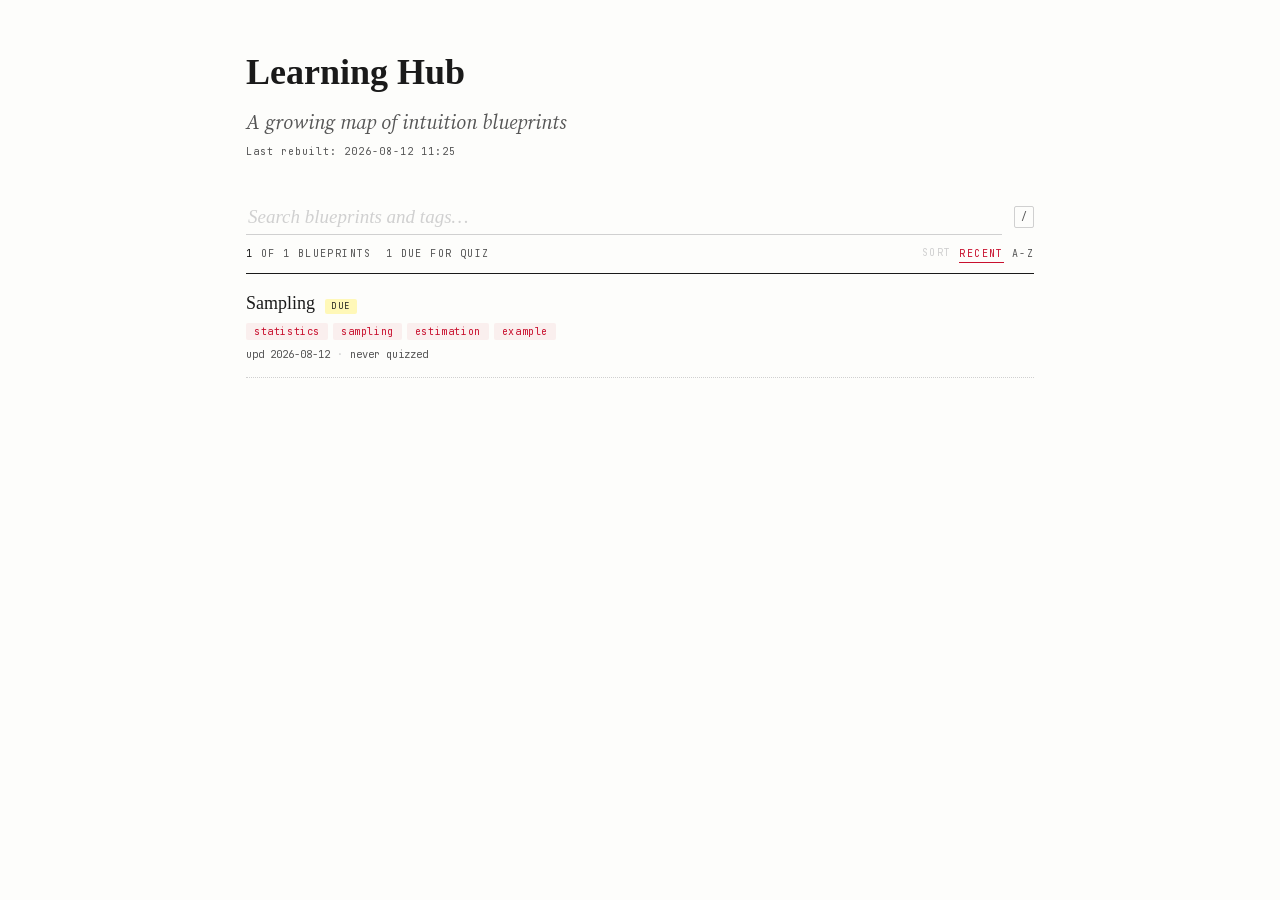
<file: index.html>
<!DOCTYPE html>
<html lang="en">
<head>
<meta charset="UTF-8">
<meta name="viewport" content="width=device-width, initial-scale=1.0">
<title>Learning Hub - Index</title>
<link rel="stylesheet" href="assets/blueprint.css">
<style>

.index-page { max-width: 900px; margin: 0 auto; padding: 44px 56px 96px; }
.index-page h1 { font-family: Georgia, serif; font-size: 36px; font-weight: 700; margin-bottom: 6px; }
.index-page .subtitle { color: var(--soft); font-style: italic; font-size: 20px; margin-bottom: 4px; }
.updated { font-family: 'JetBrains Mono', monospace; font-size: 10px; color: var(--soft); letter-spacing: 0.1em; }
.empty { color: var(--soft); font-style: italic; padding: 40px 0; }

/* sticky control bar */
.controls {
  position: sticky; top: 0; z-index: 20;
  background: var(--paper);
  border-bottom: 1px solid var(--ink);
  padding: 14px 0 10px;
  margin: 26px 0 0;
}
.searchline { display: flex; align-items: center; gap: 12px; }
.searchline input {
  flex: 1; font-family: Georgia, serif; font-size: 19px;
  background: transparent; border: none; border-bottom: 1px solid var(--rule);
  padding: 6px 2px; color: var(--ink); outline: none;
}
.searchline input:focus { border-bottom-color: var(--accent); }
.searchline input::placeholder { color: var(--rule); font-style: italic; }
.searchline .kbd {
  font-family: 'JetBrains Mono', monospace; font-size: 10px; color: var(--soft);
  border: 1px solid var(--rule); padding: 2px 6px; border-radius: 2px;
}
.countline {
  font-family: 'JetBrains Mono', monospace; font-size: 10px; letter-spacing: 0.14em;
  text-transform: uppercase; color: var(--soft); margin-top: 10px;
  display: flex; align-items: center; gap: 14px; flex-wrap: wrap;
}
.countline .n { color: var(--ink); }
.countline .seg { display: flex; gap: 8px; margin-left: auto; }
.countline button {
  font-family: inherit; font-size: 10px; letter-spacing: 0.14em; text-transform: uppercase;
  background: none; border: none; color: var(--soft); cursor: pointer; padding: 2px 0;
  border-bottom: 1px solid transparent;
}
.countline button:hover { color: var(--ink); }
.countline button.on { color: var(--accent); border-bottom-color: var(--accent); }
.countline .duebtn.on { background: var(--highlight); padding: 2px 8px; border-bottom-color: transparent; }

/* tag rail */
.tagrail { display: flex; flex-wrap: wrap; gap: 5px; align-items: center; padding: 14px 0 0; }
.tagrail .rl { font-family: 'JetBrains Mono', monospace; font-size: 9px; letter-spacing: 0.2em; text-transform: uppercase; color: var(--soft); margin-right: 6px; }
.chip {
  font-family: 'JetBrains Mono', monospace; font-size: 10.5px; letter-spacing: 0.04em;
  padding: 3px 9px; border: 1px solid var(--rule); background: none; color: var(--soft);
  cursor: pointer; border-radius: 2px; display: inline-flex; gap: 6px; align-items: baseline;
}
.chip .ct { font-size: 9px; color: var(--rule); }
.chip:hover { border-color: var(--ink); color: var(--ink); }
.chip:hover .ct { color: var(--soft); }
.chip.on { border-color: var(--accent); color: var(--accent); background: rgba(200,16,46,0.06); }
.chip.on .ct { color: var(--accent); }
.chip.extra { display: none; }
.tagrail.open .chip.extra { display: inline-flex; }
/* an active filter must never be invisible, even when the rail is collapsed */
.chip.extra.on { display: inline-flex; }
.moretags {
  font-family: 'JetBrains Mono', monospace; font-size: 10px; color: var(--accent);
  background: none; border: none; cursor: pointer; padding: 3px 4px; letter-spacing: 0.08em;
}
.moretags:hover { text-decoration: underline; }

/* rows */
.rows { list-style: none; padding: 0; margin: 0; }
.row { padding: 15px 0 14px; border-bottom: 1px dotted var(--rule); }
.row.hide { display: none; }
.r-main { display: flex; align-items: baseline; gap: 10px; }
.r-title { font-family: Georgia, serif; font-size: 18px; color: var(--ink); text-decoration: none; }
.r-title:hover { color: var(--accent); }
.due {
  font-family: 'JetBrains Mono', monospace; font-size: 8.5px; letter-spacing: 0.18em;
  text-transform: uppercase; color: var(--ink); background: var(--highlight);
  padding: 1px 6px; border-radius: 2px;
}
.r-tags { display: flex; flex-wrap: wrap; gap: 5px; margin-top: 6px; }
.tag {
  font-family: 'JetBrains Mono', monospace; font-size: 10px; letter-spacing: 0.06em;
  color: var(--accent); background: rgba(200,16,46,0.06); padding: 2px 8px;
  border-radius: 2px; border: none; cursor: pointer;
}
.tag:hover { background: rgba(200,16,46,0.16); }
.r-tags .tag.on { background: var(--accent); color: var(--paper); }
.r-meta { font-family: 'JetBrains Mono', monospace; font-size: 10.5px; color: var(--soft); margin-top: 6px; display: flex; gap: 7px; flex-wrap: wrap; }
.r-meta .dot { color: var(--rule); }
.noresults { color: var(--soft); font-style: italic; padding: 40px 0; display: none; }
.noresults.on { display: block; }

@media (max-width: 700px) {
  .index-page { padding: 30px 22px 70px; }
  .countline .seg { margin-left: 0; width: 100%; }
}

</style>
</head>
<body>
<div class="index-page">
<h1>Learning Hub</h1>
<p class="subtitle">A growing map of intuition blueprints</p>
<p class="updated">Last rebuilt: 2026-08-12 11:25</p>
<div class="controls">
<div class="searchline">
<input id="q" type="search" placeholder="Search blueprints and tags…" autocomplete="off">
<span class="kbd">/</span>
</div>
<div class="countline">
<span><span class="n" id="shown">1</span> of 1 blueprints</span>
<button class="duebtn" id="duebtn">1 due for quiz</button>
<span class="seg">
<span style="color:var(--rule)">sort</span>
<button class="on" data-sort="u">recent</button>
<button data-sort="t">a-z</button>
</span>
</div>

</div>
<ul class="rows" id="rows"><li class="row" data-h="sampling statistics sampling estimation example" data-tags="statistics sampling estimation example" data-stale="1" data-u="2026-08-12" data-title="sampling"><div class="r-main"><a class="r-title" href="topics/example-blueprint.html">Sampling</a><span class="due">due</span></div><div class="r-tags"><button class="tag" data-tag="statistics">statistics</button><button class="tag" data-tag="sampling">sampling</button><button class="tag" data-tag="estimation">estimation</button><button class="tag" data-tag="example">example</button></div><div class="r-meta"><span>upd 2026-08-12</span><span class="dot">·</span><span>never quizzed</span></div></li></ul>
<p class="noresults" id="noresults">Nothing matches. Clear the filters to see everything.</p>
<script>
var rowsEl = document.getElementById('rows');
var all = rowsEl ? Array.prototype.slice.call(rowsEl.children) : [];
var q = document.getElementById('q');
var shown = document.getElementById('shown');
var noresults = document.getElementById('noresults');
var duebtn = document.getElementById('duebtn');
var active = new Set();
var dueOnly = false;

function apply() {
  var term = q ? q.value.trim().toLowerCase() : '';
  var n = 0;
  all.forEach(function (r) {
    var ok = true;
    if (term && r.dataset.h.indexOf(term) === -1) ok = false;
    if (ok && active.size) {
      var t = r.dataset.tags.split(' ');
      active.forEach(function (a) { if (t.indexOf(a) === -1) ok = false; });
    }
    if (ok && dueOnly && r.dataset.stale !== '1') ok = false;
    r.classList.toggle('hide', !ok);
    if (ok) n++;
  });
  if (shown) shown.textContent = n;
  if (noresults) noresults.classList.toggle('on', n === 0);
  document.querySelectorAll('.chip').forEach(function (c) {
    c.classList.toggle('on', active.has(c.dataset.tag));
  });
  document.querySelectorAll('.r-tags .tag').forEach(function (c) {
    c.classList.toggle('on', active.has(c.dataset.tag));
  });
  if (duebtn) duebtn.classList.toggle('on', dueOnly);
}

function toggleTag(t) {
  if (active.has(t)) active.delete(t); else active.add(t);
  apply();
}

if (q) q.addEventListener('input', apply);
if (duebtn) duebtn.addEventListener('click', function () { dueOnly = !dueOnly; apply(); });
document.addEventListener('click', function (ev) {
  var c = ev.target.closest('.chip, .r-tags .tag');
  if (c) { ev.preventDefault(); toggleTag(c.dataset.tag); }
});
var moretags = document.getElementById('moretags');
if (moretags) {
  moretags.addEventListener('click', function () {
    var r = document.getElementById('tagrail');
    r.classList.toggle('open');
    this.textContent = r.classList.contains('open') ? 'fewer' : '+' + this.dataset.n + ' more';
  });
}
document.querySelectorAll('[data-sort]').forEach(function (b) {
  b.addEventListener('click', function () {
    document.querySelectorAll('[data-sort]').forEach(function (x) { x.classList.remove('on'); });
    b.classList.add('on');
    var k = b.dataset.sort;
    var s = all.slice().sort(function (x, y) {
      if (k === 't') return x.dataset.title < y.dataset.title ? -1 : 1;
      return x.dataset.u < y.dataset.u ? 1 : -1;
    });
    s.forEach(function (r) { rowsEl.appendChild(r); });
  });
});
document.addEventListener('keydown', function (ev) {
  if (ev.key === '/' && document.activeElement !== q) { ev.preventDefault(); q.focus(); }
  if (ev.key === 'Escape') { q.value = ''; active.clear(); dueOnly = false; apply(); q.blur(); }
});
</script>
</div>
</body>
</html>
</file>
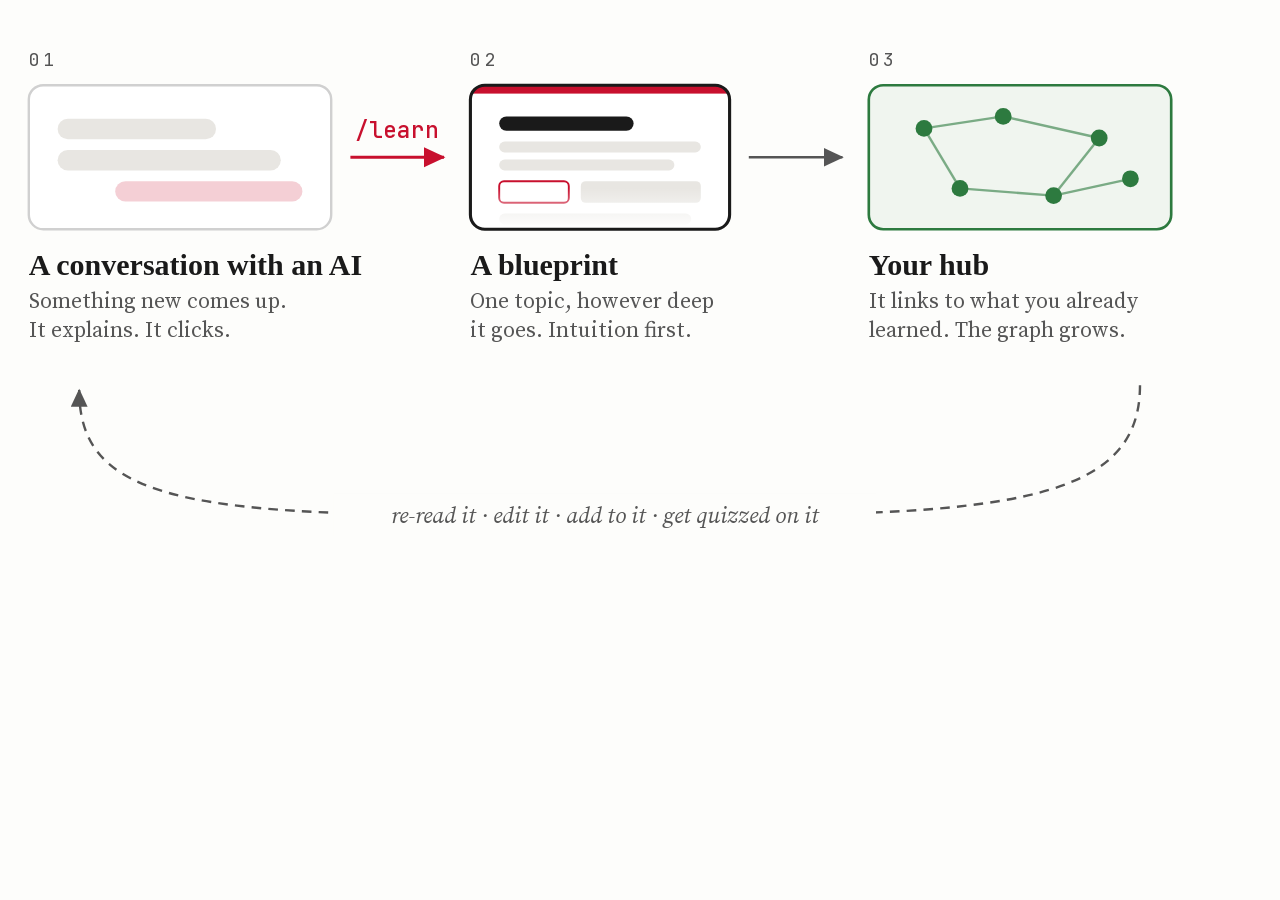
<file: docs/loop-source.html>
<!DOCTYPE html>
<html lang="en">
<head>
<meta charset="UTF-8">
<title>loop diagram source</title>
<link rel="stylesheet" href="../assets/blueprint.css">
<!--
  Source for docs/loop.png and docs/loop-dark.png.

  To regenerate: open this file, screenshot at 1200px wide, crop to the wrapper.
  Add ?dark to the URL for the dark variant. Keep both in step - the README
  serves them through a <picture> element and swaps on the reader's theme.

  Type is sized against a 1000-unit viewBox rendered at 1200px and displayed at
  820px in the README. Anything below ~17 units becomes unreadable there.
-->
<style>
  :root {
    --bg: #fdfdfb; --fg: #1a1a1a; --mut: #555; --line: #d0d0d0;
    --acc: #c8102e; --grn: #2d7a3f; --card: #ffffff; --fill: #e8e6e2;
    --grnbg: rgba(45,122,63,0.06);
  }
  html.dark {
    --bg: #0d1117; --fg: #e6edf3; --mut: #9198a1; --line: #30363d;
    --acc: #ff7b72; --grn: #3fb950; --card: #161b22; --fill: #21262d;
    --grnbg: rgba(63,185,80,0.08);
  }
  body { background: var(--bg); margin: 0; }
  #wrap { width: 1200px; background: var(--bg); padding: 30px 0 24px; }
  svg { display: block; width: 1200px; }
  .ttl  { font-family: Georgia, serif; font-size: 25px; font-weight: 700; fill: var(--fg); }
  .sub  { font-family: 'Source Serif Pro', Georgia, serif; font-size: 18px; fill: var(--mut); }
  .mono { font-family: 'JetBrains Mono', monospace; font-size: 19px; fill: var(--acc); font-weight: 500; }
  .step { font-family: 'JetBrains Mono', monospace; font-size: 15px; letter-spacing: .2em; fill: var(--mut); }
  .back { font-family: 'Source Serif Pro', Georgia, serif; font-size: 19px; fill: var(--mut); font-style: italic; }
</style>
</head>
<body>
<div id="wrap">
<svg viewBox="0 0 1000 470">
  <defs>
    <marker id="ar" markerWidth="10" markerHeight="10" refX="7" refY="3.5" orient="auto">
      <path d="M0,0 L7.5,3.5 L0,7 Z" fill="var(--mut)"/>
    </marker>
    <marker id="arA" markerWidth="10" markerHeight="10" refX="7" refY="3.5" orient="auto">
      <path d="M0,0 L7.5,3.5 L0,7 Z" fill="var(--acc)"/>
    </marker>
  </defs>

  <!-- 01 conversation -->
  <text class="step" x="24" y="30">01</text>
  <rect x="24" y="46" width="252" height="120" rx="12" fill="var(--card)" stroke="var(--line)" stroke-width="2"/>
  <rect x="48" y="74" width="132" height="17" rx="8.5" fill="var(--fill)"/>
  <rect x="48" y="100" width="186" height="17" rx="8.5" fill="var(--fill)"/>
  <rect x="96" y="126" width="156" height="17" rx="8.5" fill="var(--acc)" opacity="0.20"/>
  <text class="ttl" x="24" y="204">A conversation with an AI</text>
  <text class="sub" x="24" y="232">Something new comes up.</text>
  <text class="sub" x="24" y="256">It explains. It clicks.</text>

  <path d="M292,106 L370,106" stroke="var(--acc)" stroke-width="2.4" fill="none" marker-end="url(#arA)"/>
  <text class="mono" x="331" y="90" text-anchor="middle">/learn</text>

  <!-- 02 blueprint -->
  <text class="step" x="392" y="30">02</text>
  <!-- The content runs past the bottom of the card and fades out: a blueprint is
       as long as its topic needs, and a three-line stub would say otherwise. -->
  <clipPath id="bpClip"><rect x="392" y="46" width="216" height="120" rx="12"/></clipPath>
  <linearGradient id="fade" x1="0" y1="0" x2="0" y2="1">
    <stop offset="0" stop-color="var(--card)" stop-opacity="0"/>
    <stop offset="1" stop-color="var(--card)" stop-opacity="1"/>
  </linearGradient>
  <rect x="392" y="46" width="216" height="120" rx="12" fill="var(--card)"/>
  <g clip-path="url(#bpClip)">
    <rect x="392" y="46" width="216" height="7" fill="var(--acc)"/>
    <rect x="416" y="72" width="112" height="12" rx="6" fill="var(--fg)"/>
    <rect x="416" y="93" width="168" height="9" rx="4.5" fill="var(--fill)"/>
    <rect x="416" y="108" width="146" height="9" rx="4.5" fill="var(--fill)"/>
    <rect x="416" y="126" width="58" height="18" rx="4" fill="none" stroke="var(--acc)" stroke-width="1.6"/>
    <rect x="484" y="126" width="100" height="18" rx="4" fill="var(--fill)"/>
    <rect x="416" y="153" width="160" height="9" rx="4.5" fill="var(--fill)"/>
    <rect x="416" y="168" width="132" height="9" rx="4.5" fill="var(--fill)"/>
    <rect x="392" y="132" width="216" height="34" fill="url(#fade)"/>
  </g>
  <rect x="392" y="46" width="216" height="120" rx="12" fill="none" stroke="var(--fg)" stroke-width="2.6"/>
  <text class="ttl" x="392" y="204">A blueprint</text>
  <text class="sub" x="392" y="232">One topic, however deep</text>
  <text class="sub" x="392" y="256">it goes. Intuition first.</text>

  <path d="M624,106 L702,106" stroke="var(--mut)" stroke-width="2.2" fill="none" marker-end="url(#ar)"/>

  <!-- 03 hub -->
  <text class="step" x="724" y="30">03</text>
  <rect x="724" y="46" width="252" height="120" rx="12" fill="var(--grnbg)" stroke="var(--grn)" stroke-width="2.2"/>
  <g stroke="var(--grn)" stroke-width="2" opacity="0.6" fill="none">
    <path d="M770,82 L836,72"/><path d="M836,72 L916,90"/><path d="M770,82 L800,132"/>
    <path d="M800,132 L878,138"/><path d="M878,138 L916,90"/><path d="M878,138 L942,124"/>
  </g>
  <g fill="var(--grn)">
    <circle cx="770" cy="82" r="7"/><circle cx="836" cy="72" r="7"/><circle cx="916" cy="90" r="7"/>
    <circle cx="800" cy="132" r="7"/><circle cx="878" cy="138" r="7"/><circle cx="942" cy="124" r="7"/>
  </g>
  <text class="ttl" x="724" y="204">Your hub</text>
  <text class="sub" x="724" y="232">It links to what you already</text>
  <text class="sub" x="724" y="256">learned. The graph grows.</text>

  <!-- return loop -->
  <path d="M950,296 C950,384 860,404 620,404 L380,404 C140,404 66,384 66,300"
        stroke="var(--mut)" stroke-width="2" fill="none" stroke-dasharray="8 6" marker-end="url(#ar)"/>
  <rect x="278" y="386" width="452" height="36" fill="var(--bg)"/>
  <text class="back" x="504" y="411" text-anchor="middle">re-read it &#183; edit it &#183; add to it &#183; get quizzed on it</text>
</svg>
</div>
<script>
  if (location.search.indexOf('dark') !== -1) document.documentElement.classList.add('dark');
</script>
</body>
</html>
</file>
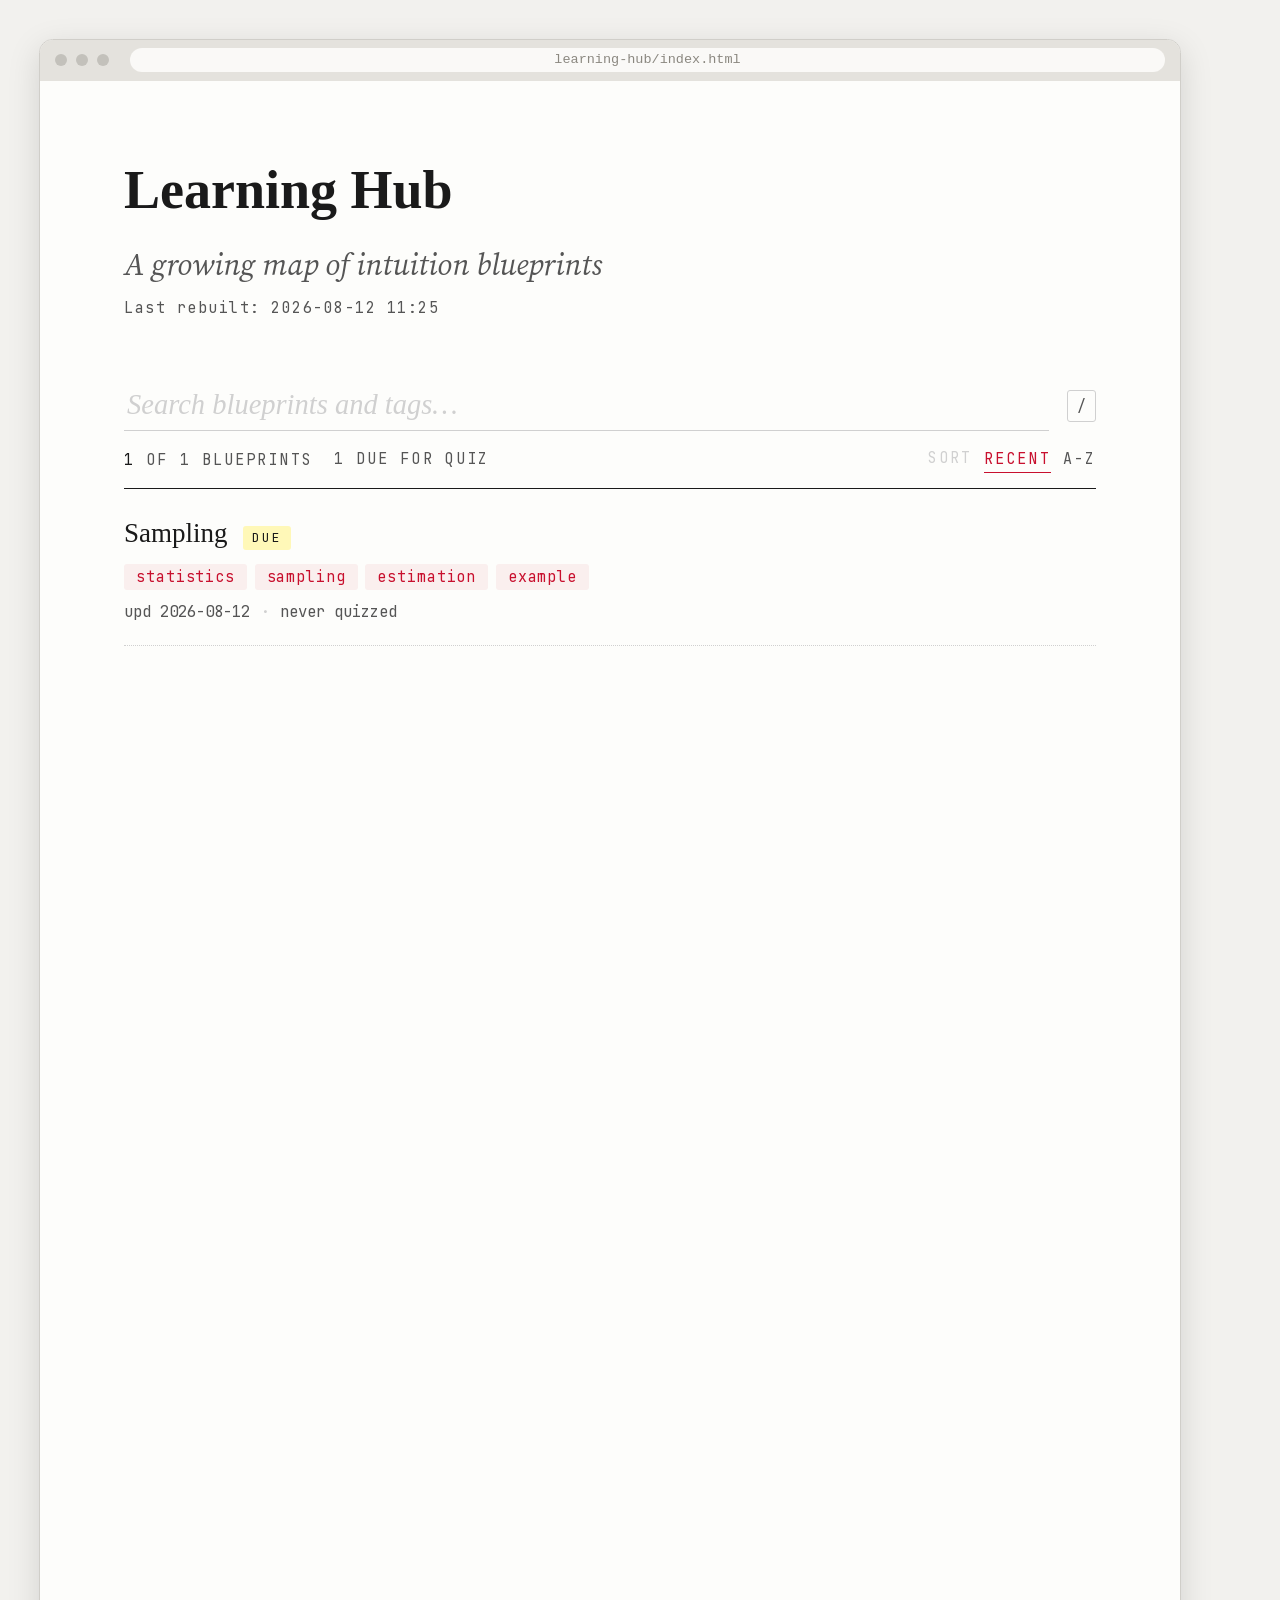
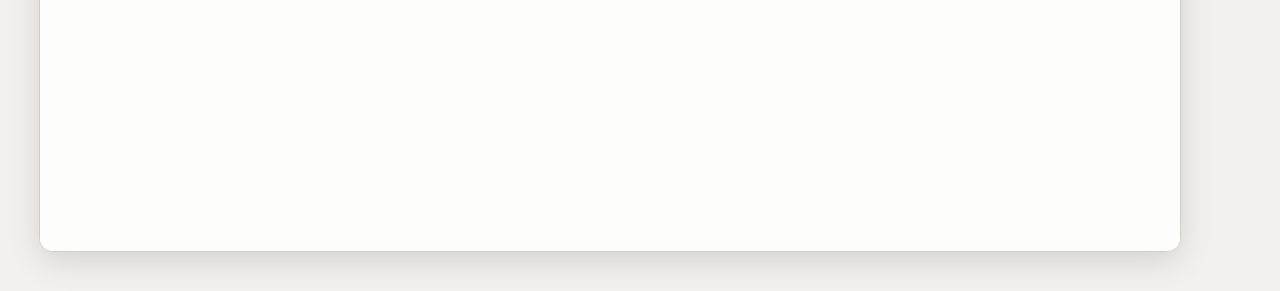
<file: docs/shot-source.html>
<!DOCTYPE html>
<html lang="en">
<head>
<meta charset="UTF-8">
<title>screenshot frame</title>
<!--
  Frames a hub page in a browser window for the README screenshots.

    ?src=../index.html&h=1180        light
    ?src=../index.html&h=1180&dark   dark surround

  The framed page stays light in both, because the hub is light. Only the
  surround follows the reader's theme, so the shot sits on the README instead
  of punching a white hole through it.

  The iframe is exactly as wide as .page, so there is no dead margin, and the
  whole frame is zoomed 1.5x so the capture is crisp at 1200px.
-->
<style>
  :root { --bg: #f2f1ee; --chrome: #e4e2dd; --edge: #d0cec9; --dot: #c3c1bb; --pill: #faf9f7; --pilltx: #8b8880; }
  html.dark { --bg: #0d1117; --chrome: #21262d; --edge: #30363d; --dot: #484f58; --pill: #161b22; --pilltx: #7d8590; }
  body { margin: 0; background: var(--bg); }
  #outer { display: inline-block; padding: 26px; background: var(--bg); zoom: 1.5; }
  .win { width: 760px; border: 1px solid var(--edge); border-radius: 9px; overflow: hidden;
         box-shadow: 0 6px 22px rgba(0,0,0,0.13); background: #fff; }
  .bar { height: 27px; background: var(--chrome); display: flex; align-items: center; padding: 0 10px; gap: 6px; }
  .dot { width: 8px; height: 8px; border-radius: 50%; background: var(--dot); }
  .pill { flex: 1; margin-left: 8px; height: 16px; border-radius: 8px; background: var(--pill);
          font: 9px/16px ui-monospace, monospace; color: var(--pilltx); text-align: center; }
  iframe { display: block; width: 760px; border: 0; }
</style>
</head>
<body>
<div id="outer">
  <div class="win">
    <div class="bar"><i class="dot"></i><i class="dot"></i><i class="dot"></i><span class="pill" id="url"></span></div>
    <iframe id="f" scrolling="no"></iframe>
  </div>
</div>
<script>
  var q = new URLSearchParams(location.search);
  if (q.has('dark')) document.documentElement.classList.add('dark');
  var src = q.get('src') || '../index.html';
  document.getElementById('f').src = src;
  document.getElementById('f').style.height = (q.get('h') || 1180) + 'px';
  document.getElementById('url').textContent = q.get('label') || src.replace('../', 'learning-hub/');
</script>
</body>
</html>
</file>
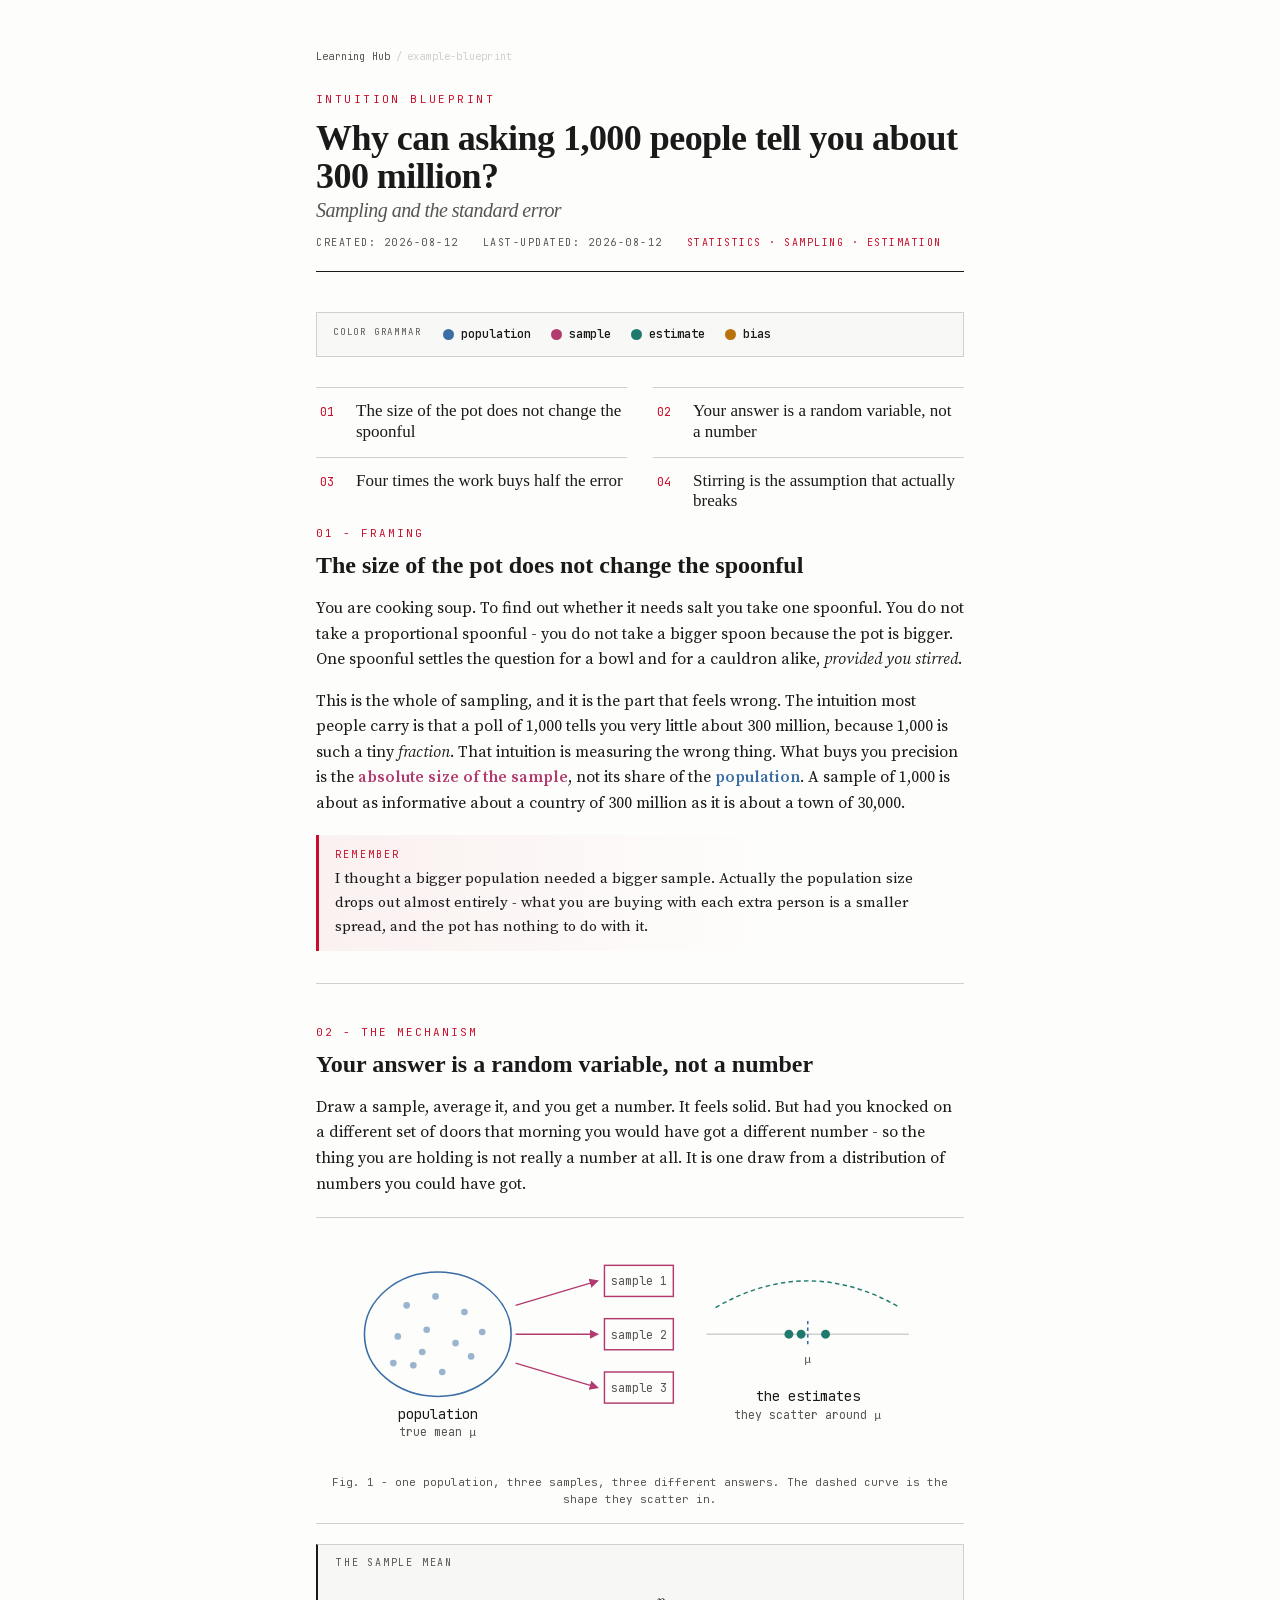
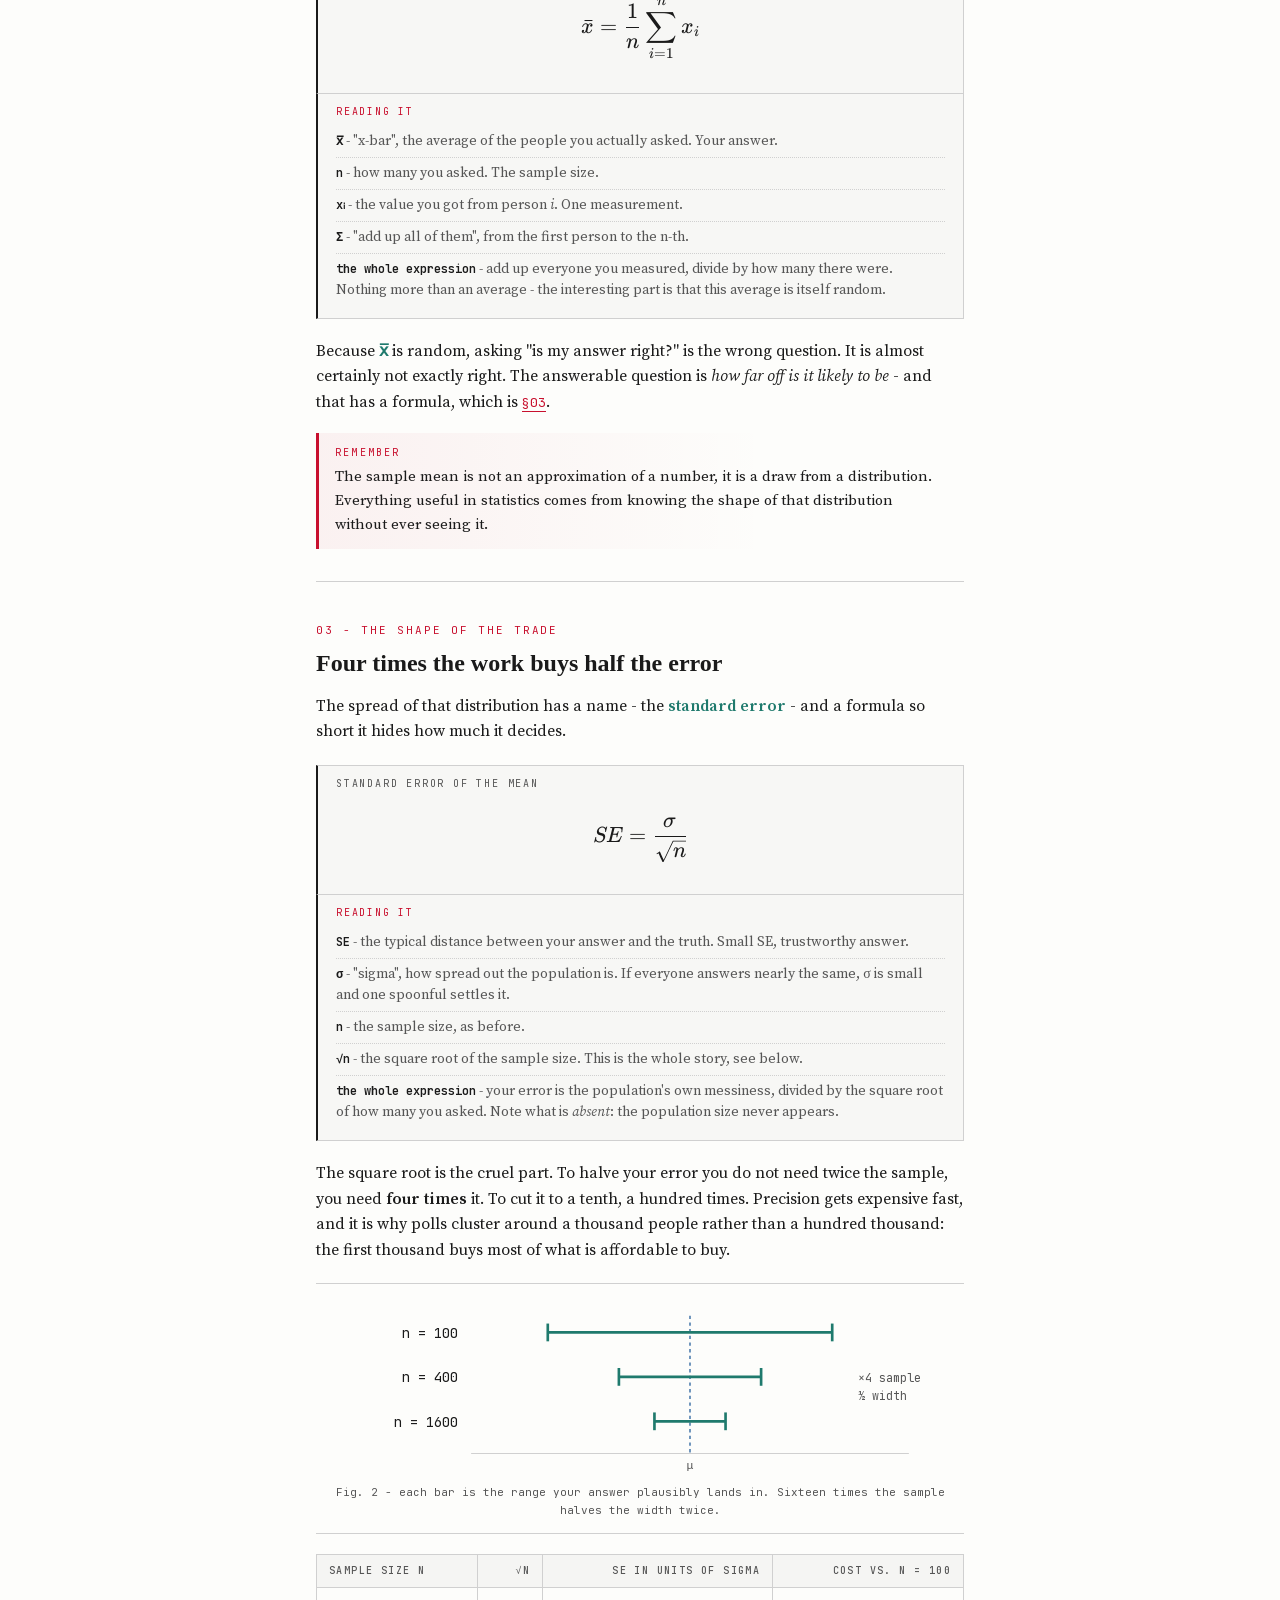
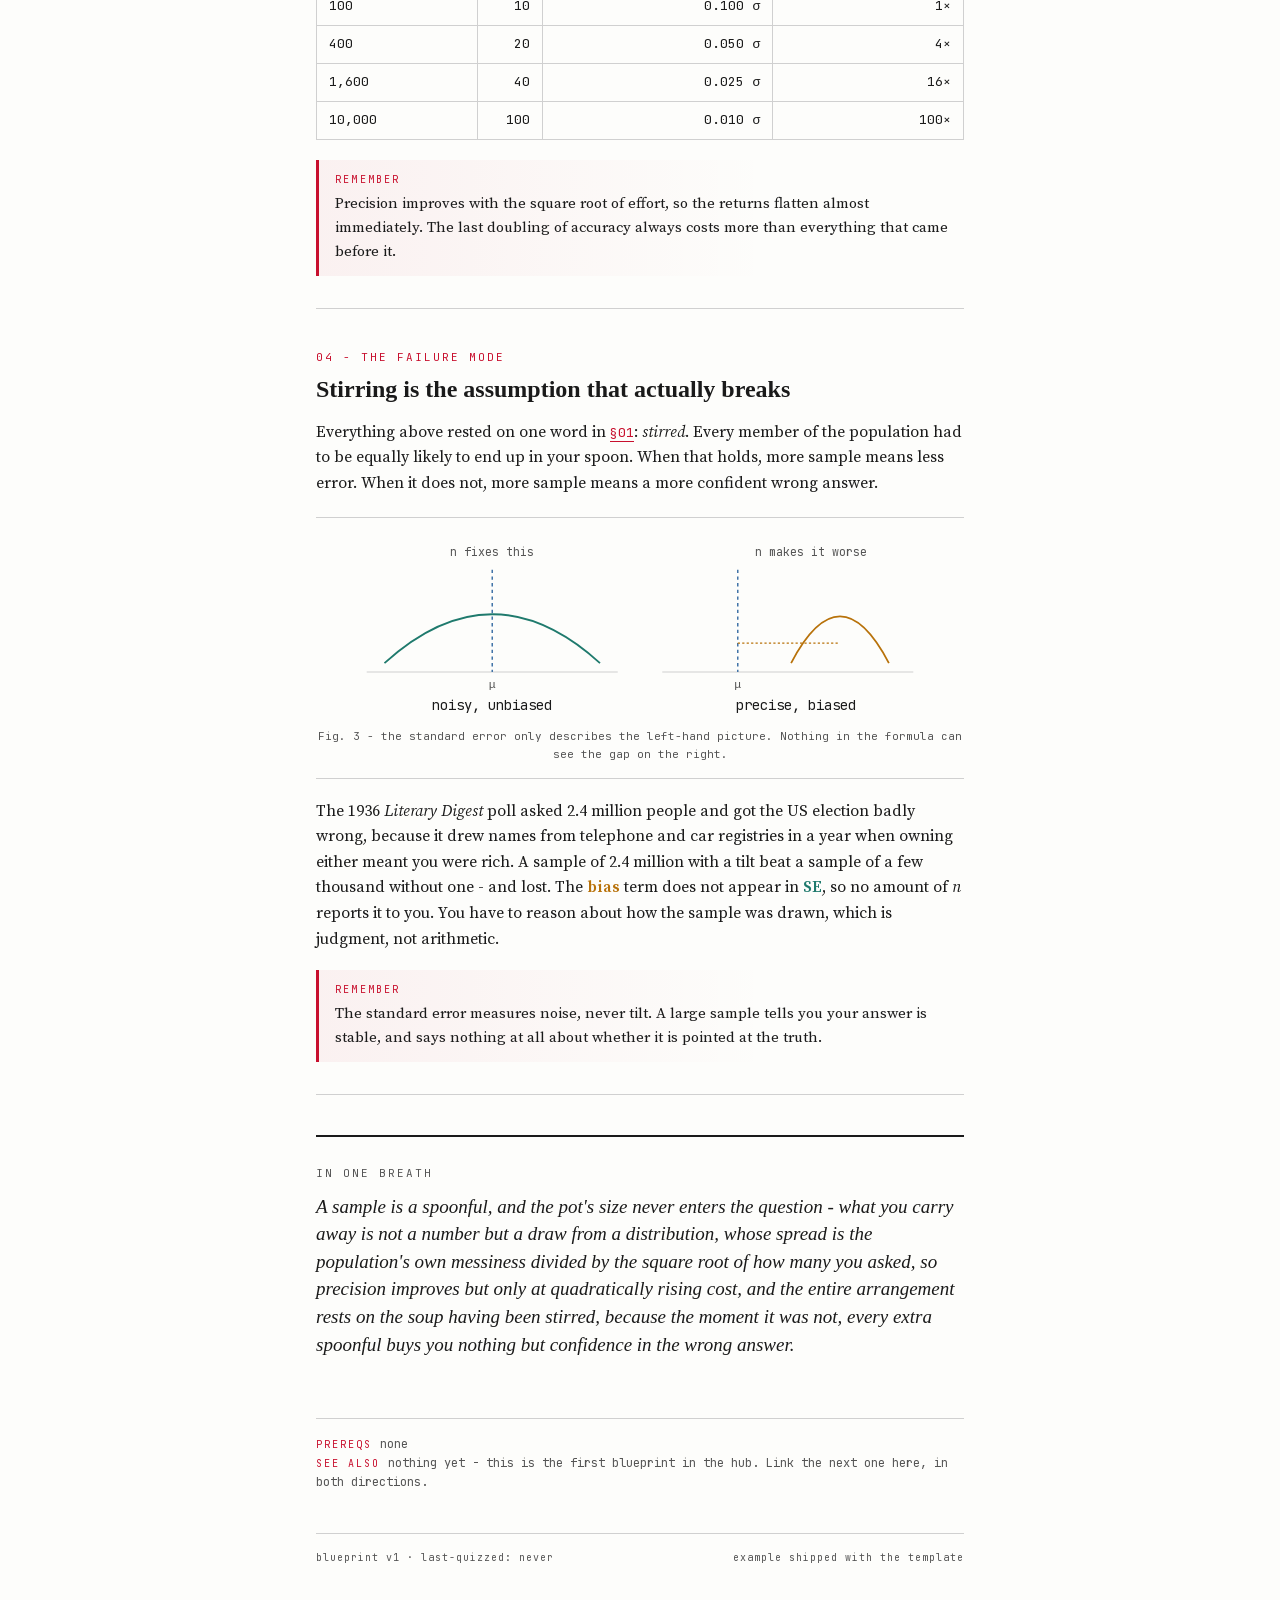
<file: topics/example-blueprint.html>
<!DOCTYPE html>
<html lang="en">
<head>
<meta charset="UTF-8">
<meta name="viewport" content="width=device-width, initial-scale=1.0">
<meta name="source-chat" content="shipped with the template - no source chat">
<meta name="last-quizzed" content="">
<meta name="prerequisites" content="">
<meta name="tags" content="statistics, sampling, estimation, example">
<meta name="created" content="2026-08-12">
<meta name="last-updated" content="2026-08-12">
<title>Sampling - intuition blueprint</title>
<link rel="stylesheet" href="../assets/blueprint.css">
<link rel="stylesheet" href="../assets/katex/katex.min.css">
<script defer src="../assets/katex/katex.min.js"></script>
<script defer src="../assets/katex/auto-render.min.js"></script>
<script>
document.addEventListener('DOMContentLoaded', function () {
  renderMathInElement(document.body, {
    delimiters: [
      { left: '$$', right: '$$', display: true },
      { left: '\\(', right: '\\)', display: false }
    ],
    throwOnError: false
  });
});
</script>
<style>
  /* Page-local color grammar. The same color means the same thing in every
     diagram below - that is the rule, not a suggestion. */
  :root {
    --pop: #3A6EA5;   /* the population - everything you did not measure */
    --smp: #B23A6E;   /* one sample - what you actually measured */
    --est: #1F7A6D;   /* the estimate, and how it scatters */
    --bias: #B8720A;  /* bias - error that never shrinks */
  }
  .pop-word  { color: var(--pop);  font-weight: 600; }
  .smp-word  { color: var(--smp);  font-weight: 600; }
  .est-word  { color: var(--est);  font-weight: 600; }
  .bias-word { color: var(--bias); font-weight: 600; }
  .svg-label { font-family: 'JetBrains Mono', monospace; font-size: 12.5px; fill: var(--ink); }
  .svg-small { font-family: 'JetBrains Mono', monospace; font-size: 10.5px; fill: var(--soft); }
  table.grid {
    border-collapse: collapse;
    margin: 20px 0;
    width: 100%;
    font-family: 'JetBrains Mono', monospace;
    font-size: 13px;
  }
  table.grid th, table.grid td {
    border: 1px solid var(--rule);
    padding: 8px 12px;
    text-align: right;
  }
  table.grid th {
    background: rgba(0,0,0,0.03);
    font-weight: 500;
    font-size: 10px;
    letter-spacing: 0.14em;
    text-transform: uppercase;
    color: var(--soft);
  }
  table.grid td.l, table.grid th.l { text-align: left; }
</style>
</head>
<body>
<div class="page">

  <nav class="crumb"><a href="../index.html">Learning Hub</a><span>/</span>example-blueprint</nav>

  <header class="title">
    <div class="eyebrow">Intuition Blueprint</div>
    <h1>Why can asking 1,000 people tell you about 300 million?<span class="subtitle">Sampling and the standard error</span></h1>
    <div class="meta">
      <span>created: 2026-08-12</span>
      <span>last-updated: 2026-08-12</span>
      <span class="tags">statistics · sampling · estimation</span>
    </div>
  </header>

  <div class="legend">
    <span class="label">color grammar</span>
    <span class="swatch"><span class="dot" style="background: var(--pop)"></span><b>population</b></span>
    <span class="swatch"><span class="dot" style="background: var(--smp)"></span><b>sample</b></span>
    <span class="swatch"><span class="dot" style="background: var(--est)"></span><b>estimate</b></span>
    <span class="swatch"><span class="dot" style="background: var(--bias)"></span><b>bias</b></span>
  </div>

  <ul class="toc">
    <li><a href="#s01"><span class="n">01</span><span class="ttl">The size of the pot does not change the spoonful</span></a></li>
    <li><a href="#s02"><span class="n">02</span><span class="ttl">Your answer is a random variable, not a number</span></a></li>
    <li><a href="#s03"><span class="n">03</span><span class="ttl">Four times the work buys half the error</span></a></li>
    <li><a href="#s04"><span class="n">04</span><span class="ttl">Stirring is the assumption that actually breaks</span></a></li>
  </ul>

  <!-- ═══════════════════════════ 01 ═══════════════════════════ -->
  <section id="s01">
    <div class="chno">01 - framing</div>
    <h2>The size of the pot does not change the spoonful</h2>

    <p>You are cooking soup. To find out whether it needs salt you take one
    spoonful. You do not take a proportional spoonful - you do not take a bigger
    spoon because the pot is bigger. One spoonful settles the question for a
    bowl and for a cauldron alike, <em>provided you stirred</em>.</p>

    <p>This is the whole of sampling, and it is the part that feels wrong. The
    intuition most people carry is that a poll of 1,000 tells you very little
    about 300 million, because 1,000 is such a tiny <em>fraction</em>. That
    intuition is measuring the wrong thing. What buys you precision is the
    <span class="smp-word">absolute size of the sample</span>, not its share of
    the <span class="pop-word">population</span>. A sample of 1,000 is about as
    informative about a country of 300 million as it is about a town of
    30,000.</p>

    <div class="key">
      <span class="lab">Remember</span>
      <p>I thought a bigger population needed a bigger sample. Actually the
      population size drops out almost entirely - what you are buying with each
      extra person is a smaller spread, and the pot has nothing to do with
      it.</p>
    </div>
  </section>

  <!-- ═══════════════════════════ 02 ═══════════════════════════ -->
  <section id="s02">
    <div class="chno">02 - the mechanism</div>
    <h2>Your answer is a random variable, not a number</h2>

    <p>Draw a sample, average it, and you get a number. It feels solid. But had
    you knocked on a different set of doors that morning you would have got a
    different number - so the thing you are holding is not really a number at
    all. It is one draw from a distribution of numbers you could have got.</p>

    <div class="diagram">
      <svg viewBox="0 0 540 210">
        <!-- population -->
        <ellipse cx="88" cy="92" rx="66" ry="56" fill="none" stroke="var(--pop)" stroke-width="1.4"/>
        <g fill="var(--pop)" opacity="0.5">
          <circle cx="60" cy="66" r="3"/><circle cx="86" cy="58" r="3"/><circle cx="112" cy="72" r="3"/>
          <circle cx="52" cy="94" r="3"/><circle cx="78" cy="88" r="3"/><circle cx="104" cy="100" r="3"/>
          <circle cx="66" cy="120" r="3"/><circle cx="92" cy="126" r="3"/><circle cx="118" cy="112" r="3"/>
          <circle cx="128" cy="90" r="3"/><circle cx="48" cy="118" r="3"/><circle cx="74" cy="108" r="3"/>
        </g>
        <text class="svg-label" x="88" y="168" text-anchor="middle" fill="var(--pop)">population</text>
        <text class="svg-small" x="88" y="184" text-anchor="middle">true mean μ</text>

        <!-- three draws -->
        <g stroke="var(--smp)" stroke-width="1.2" fill="none">
          <path d="M158 66 L232 44" marker-end="url(#ar)"/>
          <path d="M158 92 L232 92" marker-end="url(#ar)"/>
          <path d="M158 118 L232 140" marker-end="url(#ar)"/>
        </g>
        <defs>
          <marker id="ar" viewBox="0 0 8 8" refX="7" refY="4" markerWidth="7" markerHeight="7" orient="auto">
            <path d="M0 0 L8 4 L0 8 z" fill="var(--smp)"/>
          </marker>
        </defs>

        <g fill="none" stroke="var(--smp)" stroke-width="1.3">
          <rect x="238" y="30" width="62" height="28"/>
          <rect x="238" y="78" width="62" height="28"/>
          <rect x="238" y="126" width="62" height="28"/>
        </g>
        <g class="svg-small" text-anchor="middle" fill="var(--smp)">
          <text x="269" y="48">sample 1</text>
          <text x="269" y="96">sample 2</text>
          <text x="269" y="144">sample 3</text>
        </g>

        <!-- estimates land on an axis -->
        <line x1="330" y1="92" x2="512" y2="92" stroke="var(--rule)" stroke-width="1.2"/>
        <line x1="421" y1="80" x2="421" y2="104" stroke="var(--pop)" stroke-width="1.4" stroke-dasharray="3 3"/>
        <text class="svg-small" x="421" y="118" text-anchor="middle" fill="var(--pop)">μ</text>
        <g fill="var(--est)">
          <circle cx="404" cy="92" r="4"/>
          <circle cx="437" cy="92" r="4"/>
          <circle cx="415" cy="92" r="4"/>
        </g>
        <path d="M338 68 Q421 20 504 68" fill="none" stroke="var(--est)" stroke-width="1.3" stroke-dasharray="4 3"/>
        <text class="svg-label" x="421" y="152" text-anchor="middle" fill="var(--est)">the estimates</text>
        <text class="svg-small" x="421" y="168" text-anchor="middle">they scatter around μ</text>
      </svg>
      <div class="caption">Fig. 1 - one population, three samples, three different answers. The dashed curve is the shape they scatter in.</div>
    </div>

    <div class="formula">
      <span class="lab">the sample mean</span>
      <div class="eq">$$\bar{x} = \frac{1}{n}\sum_{i=1}^{n} x_i$$</div>
    </div>
    <div class="where">
      <span class="wlab">reading it</span>
      <ul>
        <li><b>x&#773;</b> - "x-bar", the average of the people you actually asked. Your answer.</li>
        <li><b>n</b> - how many you asked. The sample size.</li>
        <li><b>x&#7522;</b> - the value you got from person <em>i</em>. One measurement.</li>
        <li><b>Σ</b> - "add up all of them", from the first person to the n-th.</li>
        <li><b>the whole expression</b> - add up everyone you measured, divide by how many there were. Nothing more than an average - the interesting part is that this average is itself random.</li>
      </ul>
    </div>

    <p>Because <span class="est-word">x&#773;</span> is random, asking "is my
    answer right?" is the wrong question. It is almost certainly not exactly
    right. The answerable question is <em>how far off is it likely to be</em> -
    and that has a formula, which is <a class="xref" href="#s03">§03</a>.</p>

    <div class="key">
      <span class="lab">Remember</span>
      <p>The sample mean is not an approximation of a number, it is a draw from a
      distribution. Everything useful in statistics comes from knowing the shape
      of that distribution without ever seeing it.</p>
    </div>
  </section>

  <!-- ═══════════════════════════ 03 ═══════════════════════════ -->
  <section id="s03">
    <div class="chno">03 - the shape of the trade</div>
    <h2>Four times the work buys half the error</h2>

    <p>The spread of that distribution has a name - the
    <span class="est-word">standard error</span> - and a formula so short it
    hides how much it decides.</p>

    <div class="formula">
      <span class="lab">standard error of the mean</span>
      <div class="eq">$$SE = \frac{\sigma}{\sqrt{n}}$$</div>
    </div>
    <div class="where">
      <span class="wlab">reading it</span>
      <ul>
        <li><b>SE</b> - the typical distance between your answer and the truth. Small SE, trustworthy answer.</li>
        <li><b>σ</b> - "sigma", how spread out the population is. If everyone answers nearly the same, σ is small and one spoonful settles it.</li>
        <li><b>n</b> - the sample size, as before.</li>
        <li><b>√n</b> - the square root of the sample size. This is the whole story, see below.</li>
        <li><b>the whole expression</b> - your error is the population's own messiness, divided by the square root of how many you asked. Note what is <em>absent</em>: the population size never appears.</li>
      </ul>
    </div>

    <p>The square root is the cruel part. To halve your error you do not need
    twice the sample, you need <strong>four times</strong> it. To cut it to a
    tenth, a hundred times. Precision gets expensive fast, and it is why polls
    cluster around a thousand people rather than a hundred thousand: the first
    thousand buys most of what is affordable to buy.</p>

    <div class="diagram">
      <svg viewBox="0 0 540 160">
        <line x1="118" y1="140" x2="512" y2="140" stroke="var(--rule)" stroke-width="1"/>
        <line x1="315" y1="16" x2="315" y2="140" stroke="var(--pop)" stroke-width="1.3" stroke-dasharray="3 3"/>
        <text class="svg-small" x="315" y="154" text-anchor="middle" fill="var(--pop)">μ</text>

        <!-- n = 100 -->
        <text class="svg-label" x="106" y="36" text-anchor="end">n = 100</text>
        <line x1="187" y1="31" x2="443" y2="31" stroke="var(--est)" stroke-width="2.4"/>
        <line x1="187" y1="23" x2="187" y2="39" stroke="var(--est)" stroke-width="2.4"/>
        <line x1="443" y1="23" x2="443" y2="39" stroke="var(--est)" stroke-width="2.4"/>

        <!-- n = 400 -->
        <text class="svg-label" x="106" y="76" text-anchor="end">n = 400</text>
        <line x1="251" y1="71" x2="379" y2="71" stroke="var(--est)" stroke-width="2.4"/>
        <line x1="251" y1="63" x2="251" y2="79" stroke="var(--est)" stroke-width="2.4"/>
        <line x1="379" y1="63" x2="379" y2="79" stroke="var(--est)" stroke-width="2.4"/>

        <!-- n = 1600 -->
        <text class="svg-label" x="106" y="116" text-anchor="end">n = 1600</text>
        <line x1="283" y1="111" x2="347" y2="111" stroke="var(--est)" stroke-width="2.4"/>
        <line x1="283" y1="103" x2="283" y2="119" stroke="var(--est)" stroke-width="2.4"/>
        <line x1="347" y1="103" x2="347" y2="119" stroke="var(--est)" stroke-width="2.4"/>

        <text class="svg-small" x="466" y="76" fill="var(--soft)">×4 sample</text>
        <text class="svg-small" x="466" y="92" fill="var(--soft)">½ width</text>
      </svg>
      <div class="caption">Fig. 2 - each bar is the range your answer plausibly lands in. Sixteen times the sample halves the width twice.</div>
    </div>

    <table class="grid">
      <tr>
        <th class="l">sample size n</th>
        <th>√n</th>
        <th>SE in units of sigma</th>
        <th>cost vs. n = 100</th>
      </tr>
      <tr><td class="l">100</td><td>10</td><td>0.100 σ</td><td>1×</td></tr>
      <tr><td class="l">400</td><td>20</td><td>0.050 σ</td><td>4×</td></tr>
      <tr><td class="l">1,600</td><td>40</td><td>0.025 σ</td><td>16×</td></tr>
      <tr><td class="l">10,000</td><td>100</td><td>0.010 σ</td><td>100×</td></tr>
    </table>

    <div class="key">
      <span class="lab">Remember</span>
      <p>Precision improves with the square root of effort, so the returns
      flatten almost immediately. The last doubling of accuracy always costs
      more than everything that came before it.</p>
    </div>
  </section>

  <!-- ═══════════════════════════ 04 ═══════════════════════════ -->
  <section id="s04">
    <div class="chno">04 - the failure mode</div>
    <h2>Stirring is the assumption that actually breaks</h2>

    <p>Everything above rested on one word in <a class="xref" href="#s01">§01</a>:
    <em>stirred</em>. Every member of the population had to be equally likely to
    end up in your spoon. When that holds, more sample means less error. When it
    does not, more sample means a more confident wrong answer.</p>

    <div class="diagram">
      <svg viewBox="0 0 540 170">
        <!-- left: noisy but unbiased -->
        <line x1="24" y1="126" x2="250" y2="126" stroke="var(--rule)" stroke-width="1"/>
        <line x1="137" y1="34" x2="137" y2="126" stroke="var(--pop)" stroke-width="1.3" stroke-dasharray="3 3"/>
        <path d="M40 118 Q137 30 234 118" fill="none" stroke="var(--est)" stroke-width="1.6"/>
        <text class="svg-small" x="137" y="140" text-anchor="middle" fill="var(--pop)">μ</text>
        <text class="svg-label" x="137" y="160" text-anchor="middle" fill="var(--est)">noisy, unbiased</text>
        <text class="svg-small" x="137" y="22" text-anchor="middle">n fixes this</text>

        <!-- right: precise but biased -->
        <line x1="290" y1="126" x2="516" y2="126" stroke="var(--rule)" stroke-width="1"/>
        <line x1="358" y1="34" x2="358" y2="126" stroke="var(--pop)" stroke-width="1.3" stroke-dasharray="3 3"/>
        <path d="M406 118 Q450 34 494 118" fill="none" stroke="var(--bias)" stroke-width="1.6"/>
        <text class="svg-small" x="358" y="140" text-anchor="middle" fill="var(--pop)">μ</text>
        <text class="svg-label" x="410" y="160" text-anchor="middle" fill="var(--bias)">precise, biased</text>
        <text class="svg-small" x="424" y="22" text-anchor="middle">n makes it worse</text>
        <line x1="358" y1="100" x2="450" y2="100" stroke="var(--bias)" stroke-width="1.2" stroke-dasharray="2 2"/>
      </svg>
      <div class="caption">Fig. 3 - the standard error only describes the left-hand picture. Nothing in the formula can see the gap on the right.</div>
    </div>

    <p>The 1936 <em>Literary Digest</em> poll asked 2.4 million people and got
    the US election badly wrong, because it drew names from telephone and car
    registries in a year when owning either meant you were rich. A sample of
    2.4 million with a tilt beat a sample of a few thousand without one - and
    lost. The <span class="bias-word">bias</span> term does not appear in
    <span class="est-word">SE</span>, so no amount of <em>n</em> reports it to
    you. You have to reason about how the sample was drawn, which is judgment,
    not arithmetic.</p>

    <div class="key">
      <span class="lab">Remember</span>
      <p>The standard error measures noise, never tilt. A large sample tells you
      your answer is stable, and says nothing at all about whether it is
      pointed at the truth.</p>
    </div>
  </section>

  <!-- ═══════════════════════════ closing ═══════════════════════════ -->
  <section class="closing">
    <div class="chno">In one breath</div>
    <p class="breath">A sample is a spoonful, and the pot's size never enters the
    question - what you carry away is not a number but a draw from a
    distribution, whose spread is the population's own messiness divided by the
    square root of how many you asked, so precision improves but only at
    quadratically rising cost, and the entire arrangement rests on the soup
    having been stirred, because the moment it was not, every extra spoonful
    buys you nothing but confidence in the wrong answer.</p>
  </section>

  <div class="cross-refs">
    <span class="label">prereqs</span>none
    <br><span class="label">see also</span>nothing yet - this is the first blueprint in the hub. Link the next one here, in both directions.
  </div>

  <footer>
    <span>blueprint v1 · last-quizzed: never</span>
    <span>example shipped with the template</span>
  </footer>

</div>
</body>
</html>
</file>
<file: assets/blueprint.css>
/* Fonts ship with the repo — latin subsets, woff2, no network at any point.
   Display headings are Georgia: a system face on every machine the hub opens on,
   so nothing to vendor and nothing to load. */

@font-face {
  font-family: 'Source Serif Pro';
  font-style: normal;
  font-weight: 400;
  font-display: swap;
  src: url('fonts/source-serif-pro-latin-400.woff2') format('woff2');
}
@font-face {
  font-family: 'Source Serif Pro';
  font-style: normal;
  font-weight: 600;
  font-display: swap;
  src: url('fonts/source-serif-pro-latin-600.woff2') format('woff2');
}
@font-face {
  font-family: 'Source Serif Pro';
  font-style: italic;
  font-weight: 400;
  font-display: swap;
  src: url('fonts/source-serif-pro-latin-400italic.woff2') format('woff2');
}
@font-face {
  /* One variable file covers the 400 and 500 the stylesheet asks for. */
  font-family: 'JetBrains Mono';
  font-style: normal;
  font-weight: 100 800;
  font-display: swap;
  src: url('fonts/jetbrains-mono-latin-var.woff2') format('woff2');
}

:root {
  --ink: #1a1a1a;
  --soft: #555;
  --rule: #d0d0d0;
  --accent: #c8102e;
  --paper: #fdfdfb;
  --highlight: #fff8b8;
}
*, *::before, *::after { box-sizing: border-box; margin: 0; padding: 0; }
body {
  font-family: 'Source Serif Pro', Georgia, serif;
  background: var(--paper);
  color: var(--ink);
  font-size: 16px;
  line-height: 1.6;
  -webkit-font-smoothing: antialiased;
}

.page {
  max-width: 760px;
  margin: 0 auto;
  padding: 48px 56px 96px;
}

/* ─── Breadcrumb ─── */
/* Deliberately lowercase and un-tracked: the eyebrow directly below is
   uppercase mono accent, and two stacked uppercase mono lines read as noise.
   This is navigation chrome, so it stays subordinate. */
nav.crumb {
  font-family: 'JetBrains Mono', monospace;
  font-size: 10.5px;
  letter-spacing: 0.02em;
  color: var(--rule);
  margin-bottom: 26px;
}
nav.crumb a {
  color: var(--soft);
  text-decoration: none;
  border-bottom: 1px solid transparent;
}
nav.crumb a:hover { color: var(--accent); border-bottom-color: var(--accent); }
nav.crumb span { margin: 0 5px; color: var(--rule); }

/* ─── Header ─── */
header.title {
  border-bottom: 1px solid var(--ink);
  padding-bottom: 20px;
  margin-bottom: 40px;
}
header.title .eyebrow {
  font-family: 'JetBrains Mono', monospace;
  font-size: 11px;
  letter-spacing: 0.22em;
  text-transform: uppercase;
  color: var(--accent);
  margin-bottom: 12px;
}
header.title h1 {
  font-family: Georgia, serif;
  font-size: 36px;
  font-weight: 700;
  letter-spacing: -0.015em;
  line-height: 1.05;
  margin-bottom: 8px;
}
header.title h1 .subtitle {
  font-weight: 400;
  color: var(--soft);
  font-style: italic;
  display: block;
  font-size: 20px;
  margin-top: 4px;
}
header.title .meta {
  font-family: 'JetBrains Mono', monospace;
  font-size: 10px;
  letter-spacing: 0.15em;
  text-transform: uppercase;
  color: var(--soft);
  margin-top: 14px;
  display: flex;
  gap: 24px;
  flex-wrap: wrap;
}
header.title .meta .tags { color: var(--accent); }

/* Visual grammar legend */
.legend {
  margin: 20px 0 0;
  padding: 12px 16px;
  background: rgba(0,0,0,0.02);
  border: 1px solid var(--rule);
  display: flex;
  flex-wrap: wrap;
  gap: 12px 20px;
  font-family: 'JetBrains Mono', monospace;
  font-size: 12px;
}
.legend .swatch { display: inline-flex; align-items: center; gap: 7px; }
.legend .dot { width: 11px; height: 11px; border-radius: 50%; display: inline-block; }
.legend .dot.dashed { background: transparent; border: 1.4px dashed var(--soft); }
.legend .swatch b { font-weight: 500; color: var(--ink); }
.legend .label {
  font-size: 9px;
  letter-spacing: 0.2em;
  text-transform: uppercase;
  color: var(--soft);
  margin-right: 2px;
}

/* Table of contents */
.toc { list-style: none; padding: 0; margin: 30px 0 0; display: grid; grid-template-columns: 1fr 1fr; gap: 2px 26px; }
.toc li { border-top: 1px solid var(--rule); }
.toc a { display: flex; gap: 14px; padding: 13px 4px; text-decoration: none; color: var(--ink); align-items: baseline; }
.toc a:hover { color: var(--accent); }
.toc .n { font-family: 'JetBrains Mono', monospace; font-size: 12px; color: var(--accent); min-width: 22px; }
.toc .ttl { font-family: Georgia, serif; font-size: 17px; line-height: 1.2; }

/* ─── Sections ─── */
section {
  margin-bottom: 40px;
  padding-bottom: 32px;
  border-bottom: 1px solid var(--rule);
}
section:last-of-type { border-bottom: none; margin-bottom: 24px; }

.chno {
  font-family: 'JetBrains Mono', monospace;
  font-size: 11px;
  letter-spacing: 0.18em;
  text-transform: uppercase;
  color: var(--accent);
  margin-bottom: 10px;
}
h2 {
  font-family: Georgia, serif;
  font-size: 24px;
  font-weight: 700;
  margin: 0 0 16px;
  line-height: 1.15;
}
p { margin-bottom: 16px; }
p:last-child { margin-bottom: 0; }
strong { font-weight: 600; }
em { font-style: italic; }
code {
  font-family: 'JetBrains Mono', monospace;
  font-size: 13px;
  background: rgba(200, 16, 46, 0.06);
  padding: 1px 4px;
}

/* Inline cross-reference */
.xref {
  color: var(--accent);
  font-family: 'JetBrains Mono', monospace;
  font-size: 13px;
  text-decoration: none;
  border-bottom: 1px solid var(--accent);
}

/* Inline diagram */
.diagram {
  margin: 20px 0;
  padding: 14px 0;
  border-top: 1px solid var(--rule);
  border-bottom: 1px solid var(--rule);
}
.diagram svg, .diagram img {
  display: block;
  width: 100%;
  max-width: 600px;
  margin: 0 auto;
}
.diagram .caption {
  font-family: 'JetBrains Mono', monospace;
  font-size: 11px;
  color: var(--soft);
  margin-top: 8px;
  text-align: center;
}

/* Formula + "reading it" */
.formula {
  margin: 20px 0 0;
  padding: 10px 18px 6px;
  background: rgba(0,0,0,0.025);
  border: 1px solid var(--rule);
  border-left: 2px solid var(--ink);
  overflow-x: auto;
  text-align: center;
}
.formula .lab {
  font-family: 'JetBrains Mono', monospace;
  font-size: 10px;
  letter-spacing: 0.18em;
  text-transform: uppercase;
  color: var(--soft);
  display: block;
  margin-bottom: 4px;
  text-align: left;
}
.formula .eq {
  font-family: Georgia, serif;
  font-size: 18px;
  font-style: italic;
  padding: 4px 0 8px;
}
.where {
  margin: 0 0 20px;
  padding: 10px 18px 12px;
  background: rgba(0,0,0,0.025);
  border: 1px solid var(--rule);
  border-left: 2px solid var(--ink);
  border-top: none;
}
.where .wlab {
  font-family: 'JetBrains Mono', monospace;
  font-size: 10px;
  letter-spacing: 0.18em;
  text-transform: uppercase;
  color: var(--accent);
  display: block;
  margin-bottom: 6px;
}
.where ul { list-style: none; margin: 0; padding: 0; }
.where li {
  padding: 5px 0;
  font-size: 14px;
  line-height: 1.5;
  color: var(--soft);
  border-top: 1px dotted var(--rule);
}
.where li:first-child { border-top: none; }
.where li b { color: var(--ink); font-weight: 600; font-family: 'JetBrains Mono', monospace; font-size: 12px; }

/* Per-section "Remember" */
.key {
  margin: 18px 0 0;
  padding: 12px 16px;
  border-left: 3px solid var(--accent);
  background: linear-gradient(90deg, rgba(200,16,46,0.05), transparent 70%);
}
.key .lab {
  font-family: 'JetBrains Mono', monospace;
  font-size: 10px;
  letter-spacing: 0.22em;
  text-transform: uppercase;
  color: var(--accent);
  display: block;
  margin-bottom: 4px;
}
.key p { margin: 0; font-size: 15px; }

/* "In one breath" closing */
.closing {
  margin-top: 24px;
  padding-top: 28px;
  border-top: 2px solid var(--ink);
  border-bottom: none;
}
.closing .chno { color: var(--soft); }
.breath {
  font-family: Georgia, serif;
  font-size: 19px;
  line-height: 1.45;
  font-style: italic;
}

/* Cross-references */
.cross-refs {
  margin-top: 28px;
  padding-top: 16px;
  border-top: 1px solid var(--rule);
  font-family: 'JetBrains Mono', monospace;
  font-size: 12px;
  color: var(--soft);
}
.cross-refs .label {
  color: var(--accent);
  letter-spacing: 0.2em;
  text-transform: uppercase;
  font-size: 10px;
  margin-right: 8px;
}
.cross-refs a {
  color: var(--ink);
  text-decoration: none;
  border-bottom: 1px solid var(--rule);
  margin-right: 14px;
}
.cross-refs a:hover { border-bottom-color: var(--ink); }

footer {
  margin-top: 40px;
  padding-top: 16px;
  border-top: 1px solid var(--rule);
  font-family: 'JetBrains Mono', monospace;
  font-size: 10px;
  color: var(--soft);
  letter-spacing: 0.1em;
  display: flex;
  justify-content: space-between;
}
footer a { color: var(--ink); text-decoration: none; border-bottom: 1px solid var(--ink); }

@media (max-width: 640px) {
  .page { padding: 32px 24px; }
  header.title h1 { font-size: 28px; }
  header.title h1 .subtitle { font-size: 18px; }
  .toc { grid-template-columns: 1fr; }
  .breath { font-size: 17px; }
  .formula .eq { font-size: 16px; }
}
</file>
